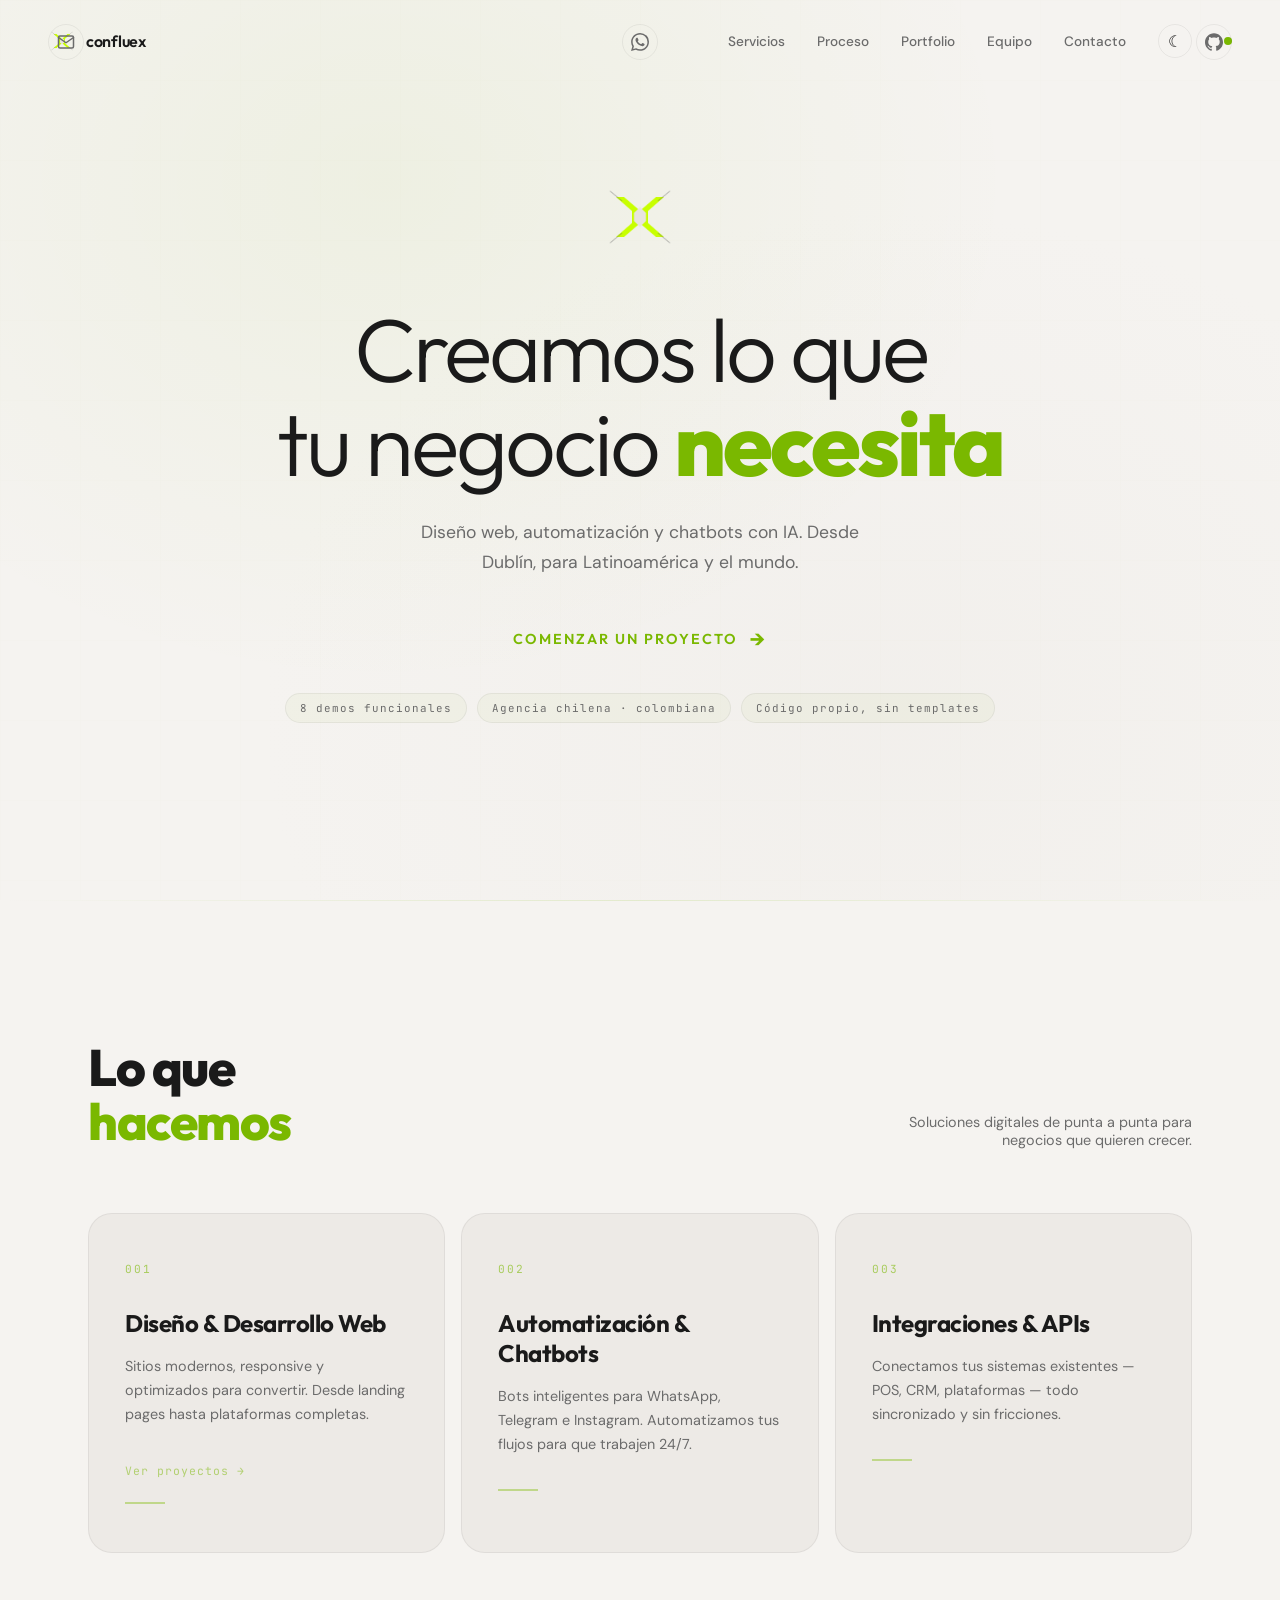
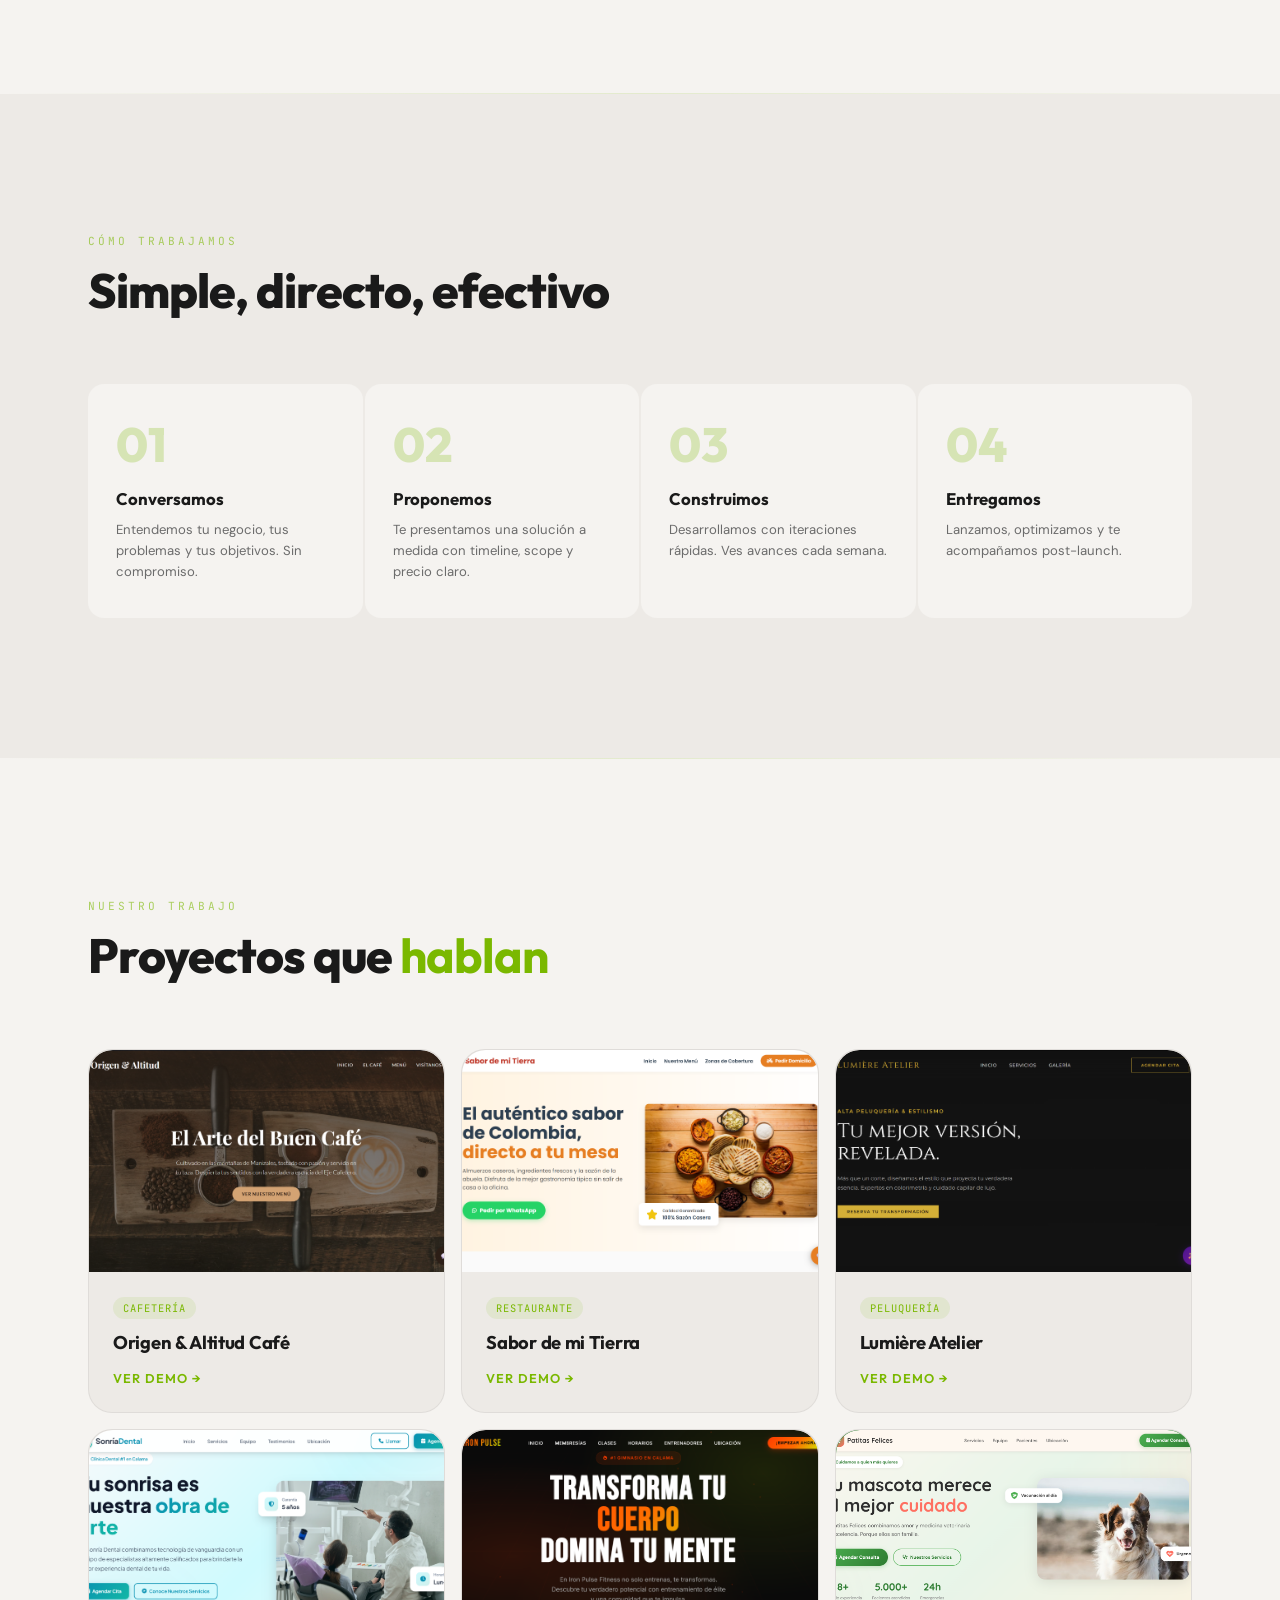
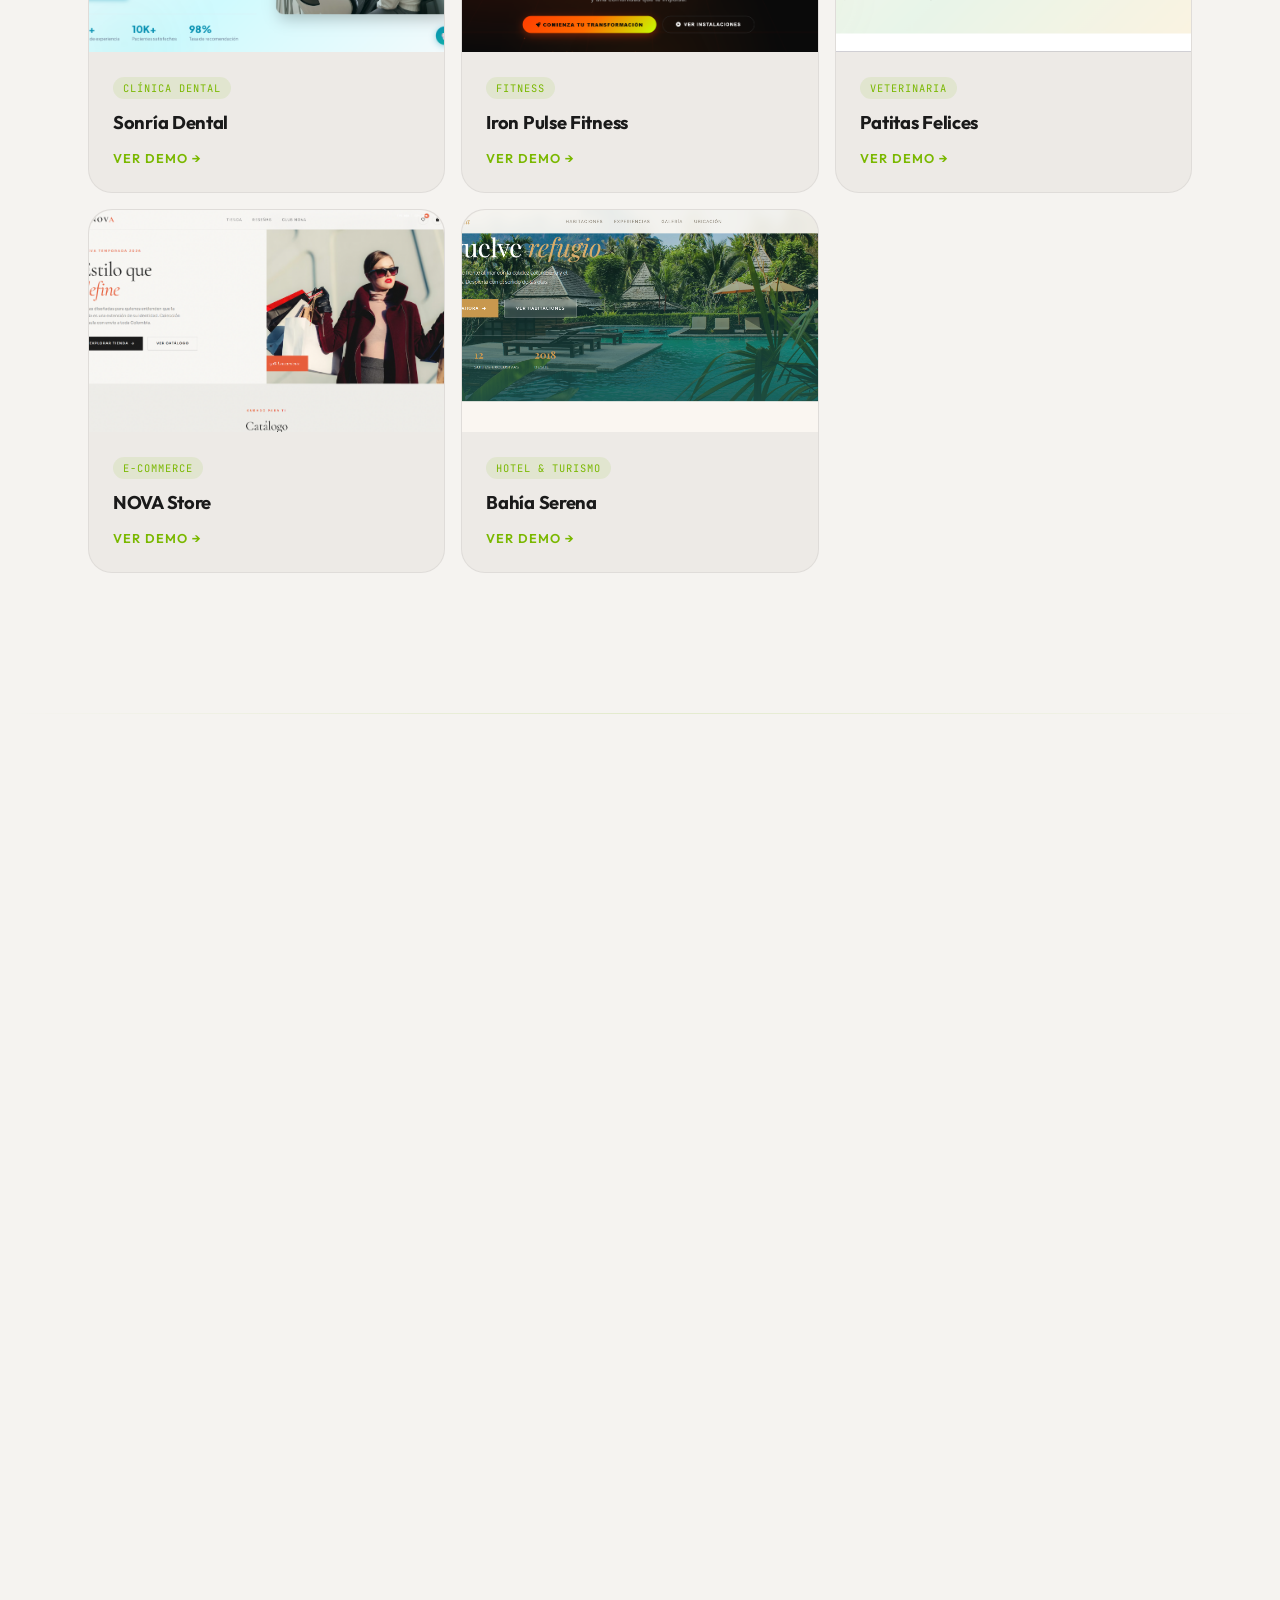
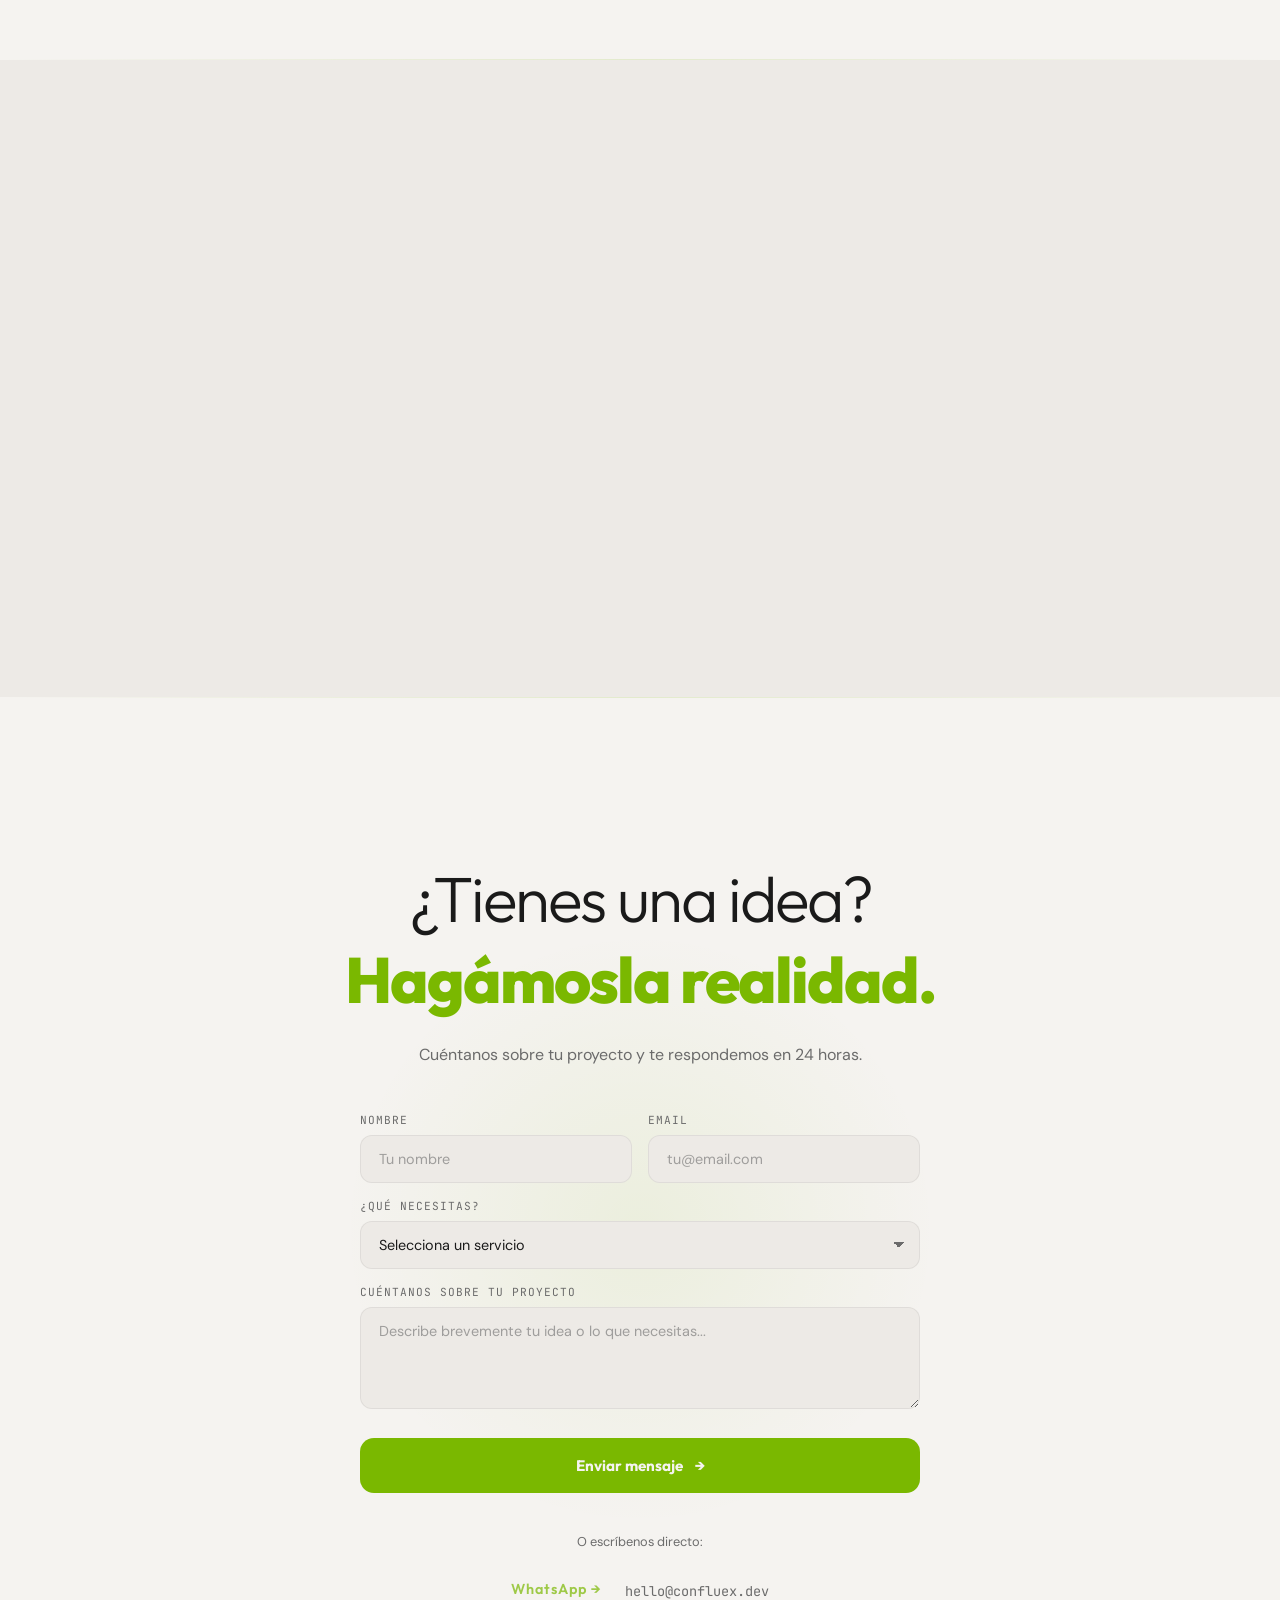
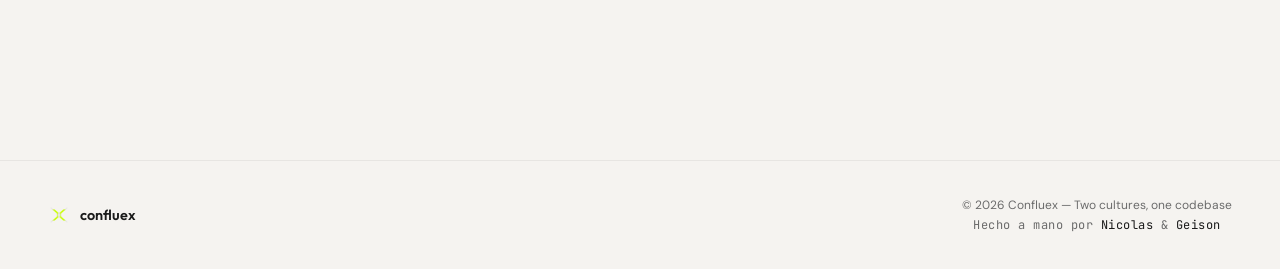
<file: index.html>
<!DOCTYPE html>
<html lang="es">
<head>
  <meta charset="UTF-8">
  <meta name="viewport" content="width=device-width, initial-scale=1.0">
  <title>Confluex — Diseño Web, Automatización &amp; Chatbots IA</title>
  <meta name="description" content="Confluex: soluciones digitales de diseño web, automatización de procesos y chatbots con IA. Dos culturas, un código. Desde Dublín para Latinoamérica y el mundo.">
  <meta name="keywords" content="diseño web, automatización, chatbots, IA, desarrollo web, Dublin, Confluex">
  <meta name="author" content="Confluex">
  <meta name="theme-color" content="#0A0A0A" id="metaThemeColor">

  <!-- Open Graph -->
  <meta property="og:type" content="website">
  <meta property="og:title" content="Confluex — Dos culturas, un código">
  <meta property="og:description" content="Diseño web, automatización y chatbots con IA. Soluciones digitales desde Dublín para el mundo.">
  <meta property="og:image" content="https://confluex.dev/assets/social-avatar.png">
  <meta property="og:url" content="https://confluex.dev/">
  <meta property="og:site_name" content="Confluex">

  <!-- Twitter Card -->
  <meta name="twitter:card" content="summary_large_image">
  <meta name="twitter:title" content="Confluex — Dos culturas, un código">
  <meta name="twitter:description" content="Diseño web, automatización y chatbots con IA.">
  <meta name="twitter:image" content="assets/social-avatar.png">

  <!-- SEO -->
  <link rel="canonical" href="https://confluex.dev/">
  <meta name="robots" content="index, follow">

  <!-- Favicon -->
  <link rel="icon" type="image/png" sizes="16x16" href="assets/favicon-16.png">
  <link rel="icon" type="image/png" sizes="32x32" href="assets/favicon-32.png">
  <link rel="icon" type="image/png" sizes="48x48" href="assets/favicon-48.png">
  <link rel="icon" type="image/png" sizes="64x64" href="assets/favicon-64.png">
  <link rel="icon" type="image/png" sizes="128x128" href="assets/favicon-128.png">
  <link rel="icon" type="image/png" sizes="192x192" href="assets/favicon-192.png">
  <link rel="icon" type="image/png" sizes="256x256" href="assets/favicon-256.png">
  <link rel="apple-touch-icon" sizes="180x180" href="assets/apple-touch-icon.png">

  <!-- Preload hero image -->
  <link rel="preload" as="image" href="assets/logo-symbol.png">

  <!-- Structured Data -->
  <script type="application/ld+json">
  {
    "@context": "https://schema.org",
    "@type": "Organization",
    "name": "Confluex",
    "description": "Soluciones digitales de diseño web, automatización de procesos y chatbots con IA. Dos culturas, un código.",
    "url": "https://confluex.dev/"
  }
  </script>

  <!-- Fonts -->
  <link rel="preconnect" href="https://fonts.googleapis.com">
  <link rel="preconnect" href="https://fonts.gstatic.com" crossorigin>
  <link href="https://fonts.googleapis.com/css2?family=Outfit:wght@300;400;500;600;700;800&family=DM+Sans:wght@400;500;700&family=JetBrains+Mono:wght@400;500&display=swap" rel="stylesheet">

  <link rel="stylesheet" href="assets/css/styles.css">
</head>
<body>

  <!-- SKIP TO CONTENT -->
  <a href="#main-content" class="skip-link">Saltar al contenido</a>

  <!-- MOBILE MENU -->
  <div class="overlay" id="overlay"></div>
  <div class="mobile-menu" id="mobileMenu" role="dialog" aria-label="Menú de navegación">
    <a href="#services" class="mobile-link">Servicios</a>
    <a href="#process" class="mobile-link">Proceso</a>
    <a href="#portfolio" class="mobile-link">Portfolio</a>
    <a href="#founders" class="mobile-link">Equipo</a>
    <a href="#contact" class="mobile-link">Contacto</a>
  </div>

  <!-- NAV -->
  <nav id="nav" aria-label="Navegación principal">
    <a href="#" class="nav-logo">
      <img src="assets/logo-symbol.png" alt="Confluex">
      <span>confluex</span>
    </a>
    <div class="nav-right">
      <a href="#services">Servicios</a>
      <a href="#process">Proceso</a>
      <a href="#portfolio">Portfolio</a>
      <a href="#founders">Equipo</a>
      <a href="#contact">Contacto</a>
      <button type="button" class="theme-toggle" id="themeToggle" aria-label="Cambiar tema">
        <span class="icon-sun">&#9788;</span>
        <span class="icon-moon">&#9790;</span>
      </button>
      <div class="nav-dot"></div>
    </div>
    <button type="button" class="nav-toggle" id="navToggle" aria-label="Abrir menú" aria-expanded="false" aria-controls="mobileMenu">
      <span></span><span></span><span></span>
    </button>
  </nav>

  <!-- MAIN CONTENT -->
  <main id="main-content">

  <!-- HERO -->
  <section class="hero" aria-label="Presentación">
    <div class="hero__bg" aria-hidden="true"></div>
    <div class="hero__grid" aria-hidden="true"></div>
    <div class="hero__content">
      <img src="assets/logo-symbol.png" alt="" class="hero__symbol fade">
      <h1 class="fade">Creamos lo que<br>tu negocio <strong>necesita</strong></h1>
      <p class="hero__sub fade">Diseño web, automatización y chatbots con IA. Desde Dublín, para Latinoamérica y el mundo.</p>
      <a href="#contact" class="hero__cta fade">
        Comenzar un proyecto <span class="arrow">&rarr;</span>
      </a>
      <div class="hero__badges fade">
        <span class="hero__badge">8 demos funcionales</span>
        <span class="hero__badge">Agencia chilena &middot; colombiana</span>
        <span class="hero__badge">Código propio, sin templates</span>
      </div>
    </div>
  </section>

  <div class="divider" aria-hidden="true"></div>

  <!-- SERVICES -->
  <section class="services" id="services" aria-label="Servicios">
    <div class="services__header">
      <h2 class="fade">Lo que<br><span>hacemos</span></h2>
      <p class="fade">Soluciones digitales de punta a punta para negocios que quieren crecer.</p>
    </div>
    <div class="services__cards">
      <div class="s-card fade fade-delay-1">
        <div class="s-card__num">001</div>
        <h3>Diseño &amp; Desarrollo Web</h3>
        <p>Sitios modernos, responsive y optimizados para convertir. Desde landing pages hasta plataformas completas.</p>
        <a href="#portfolio" class="s-card__portfolio-link">Ver proyectos &rarr;</a>
        <div class="s-card__line"></div>
      </div>
      <div class="s-card fade fade-delay-2">
        <div class="s-card__num">002</div>
        <h3>Automatización &amp; Chatbots</h3>
        <p>Bots inteligentes para WhatsApp, Telegram e Instagram. Automatizamos tus flujos para que trabajen 24/7.</p>
        <div class="s-card__line"></div>
      </div>
      <div class="s-card fade fade-delay-3">
        <div class="s-card__num">003</div>
        <h3>Integraciones &amp; APIs</h3>
        <p>Conectamos tus sistemas existentes — POS, CRM, plataformas — todo sincronizado y sin fricciones.</p>
        <div class="s-card__line"></div>
      </div>
    </div>
  </section>

  <div class="divider" aria-hidden="true"></div>

  <!-- PROCESS -->
  <section class="process" id="process" aria-label="Proceso de trabajo">
    <div class="process__inner">
      <div class="process__header fade">
        <div class="process__label">Cómo trabajamos</div>
        <h2>Simple, directo, efectivo</h2>
      </div>
      <div class="process__steps">
        <div class="step fade fade-delay-1">
          <div class="step__num">01</div>
          <h4>Conversamos</h4>
          <p>Entendemos tu negocio, tus problemas y tus objetivos. Sin compromiso.</p>
        </div>
        <div class="step fade fade-delay-2">
          <div class="step__num">02</div>
          <h4>Proponemos</h4>
          <p>Te presentamos una solución a medida con timeline, scope y precio claro.</p>
        </div>
        <div class="step fade fade-delay-3">
          <div class="step__num">03</div>
          <h4>Construimos</h4>
          <p>Desarrollamos con iteraciones rápidas. Ves avances cada semana.</p>
        </div>
        <div class="step fade">
          <div class="step__num">04</div>
          <h4>Entregamos</h4>
          <p>Lanzamos, optimizamos y te acompañamos post-launch.</p>
        </div>
      </div>
    </div>
  </section>

  <div class="divider" aria-hidden="true"></div>

  <!-- PORTFOLIO -->
  <section class="portfolio" id="portfolio" aria-label="Portfolio">
    <div class="portfolio__inner">
      <div class="portfolio__header fade">
        <div class="portfolio__label">Nuestro trabajo</div>
        <h2>Proyectos que <strong>hablan</strong></h2>
      </div>
      <div class="portfolio__grid">
        <div class="p-card fade fade-delay-1">
          <div class="p-card__thumb"><img src="assets/thumbs/cafe.png" alt="Origen & Altitud Café" loading="lazy"></div>
          <div class="p-card__body">
            <div class="p-card__tag">Cafetería</div>
            <div class="p-card__name">Origen &amp; Altitud Café</div>
            <a href="demos/demo-cafe/index.html" target="_blank" rel="noopener" class="p-card__link">Ver demo &rarr;</a>
          </div>
        </div>
        <div class="p-card fade fade-delay-2">
          <div class="p-card__thumb"><img src="assets/thumbs/restaurante.png" alt="Sabor de mi Tierra" loading="lazy"></div>
          <div class="p-card__body">
            <div class="p-card__tag">Restaurante</div>
            <div class="p-card__name">Sabor de mi Tierra</div>
            <a href="demos/demo-fastfood/index.html" target="_blank" rel="noopener" class="p-card__link">Ver demo &rarr;</a>
          </div>
        </div>
        <div class="p-card fade fade-delay-3">
          <div class="p-card__thumb"><img src="assets/thumbs/peluqueria.png" alt="Lumière Atelier" loading="lazy"></div>
          <div class="p-card__body">
            <div class="p-card__tag">Peluquería</div>
            <div class="p-card__name">Lumière Atelier</div>
            <a href="demos/demo-peluqueria/index.html" target="_blank" rel="noopener" class="p-card__link">Ver demo &rarr;</a>
          </div>
        </div>
        <div class="p-card fade fade-delay-1">
          <div class="p-card__thumb"><img src="assets/thumbs/dental.png" alt="Sonría Dental" loading="lazy"></div>
          <div class="p-card__body">
            <div class="p-card__tag">Clínica Dental</div>
            <div class="p-card__name">Sonría Dental</div>
            <a href="demos/demo-clinicadental/index.html" target="_blank" rel="noopener" class="p-card__link">Ver demo &rarr;</a>
          </div>
        </div>
        <div class="p-card fade fade-delay-2">
          <div class="p-card__thumb"><img src="assets/thumbs/gym.png" alt="Iron Pulse Fitness" loading="lazy"></div>
          <div class="p-card__body">
            <div class="p-card__tag">Fitness</div>
            <div class="p-card__name">Iron Pulse Fitness</div>
            <a href="demos/demo-GYM/index.html" target="_blank" rel="noopener" class="p-card__link">Ver demo &rarr;</a>
          </div>
        </div>
        <div class="p-card fade fade-delay-3">
          <div class="p-card__thumb p-card__thumb--vet"><img src="assets/thumbs/vet.png" alt="Patitas Felices Veterinaria" loading="lazy"></div>
          <div class="p-card__body">
            <div class="p-card__tag">Veterinaria</div>
            <div class="p-card__name">Patitas Felices</div>
            <a href="demos/demo-veterinaria/index.html" target="_blank" rel="noopener" class="p-card__link">Ver demo &rarr;</a>
          </div>
        </div>
        <div class="p-card fade fade-delay-1">
          <div class="p-card__thumb"><img src="assets/thumbs/e-commerce.png" alt="NOVA Store E-Commerce" loading="lazy"></div>
          <div class="p-card__body">
            <div class="p-card__tag">E-Commerce</div>
            <div class="p-card__name">NOVA Store</div>
            <a href="demos/demo-ecommerce/index.html" target="_blank" rel="noopener" class="p-card__link">Ver demo &rarr;</a>
          </div>
        </div>
        <div class="p-card fade fade-delay-2">
          <div class="p-card__thumb"><img src="assets/thumbs/hotel.png" alt="Bahía Serena Hotel" loading="lazy"></div>
          <div class="p-card__body">
            <div class="p-card__tag">Hotel &amp; Turismo</div>
            <div class="p-card__name">Bahía Serena</div>
            <a href="demos/demo-hotel/index.html" target="_blank" rel="noopener" class="p-card__link">Ver demo &rarr;</a>
          </div>
        </div>
      </div>
    </div>
  </section>

  <div class="divider" aria-hidden="true"></div>

  <!-- CREDIBILITY -->
  <section class="credibility" id="credibility" aria-label="Por qué Confluex">
    <div class="credibility__inner">
      <div class="credibility__header fade">
        <div class="credibility__label">Por qué Confluex</div>
        <h2>Transparencia <strong>verificable</strong></h2>
        <p>Sin testimonials inventados. Los números son reales y el código está abierto.</p>
      </div>

      <div class="credibility__stats">
        <div class="stat fade fade-delay-1">
          <div class="stat__num" data-count="8">0</div>
          <div class="stat__label">Demos funcionales</div>
          <div class="stat__desc">Sitios navegables completos, no mockups</div>
        </div>
        <div class="stat fade fade-delay-2">
          <div class="stat__num" data-count="3">0</div>
          <div class="stat__label">Servicios core</div>
          <div class="stat__desc">Web · Chatbots · Integraciones</div>
        </div>
        <div class="stat fade fade-delay-3">
          <div class="stat__num" data-count="3">0</div>
          <div class="stat__label">Países de origen</div>
          <div class="stat__desc">Chile · Colombia · Ireland</div>
        </div>
        <div class="stat fade fade-delay-1">
          <div class="stat__num">100<span class="stat__unit">%</span></div>
          <div class="stat__label">Código propio</div>
          <div class="stat__desc">Nada de templates comprados</div>
        </div>
      </div>

      <div class="credibility__strengths fade">
        <div class="strength"><span class="strength__dot"></span>Mobile-first desde el día 1</div>
        <div class="strength"><span class="strength__dot"></span>Dark &amp; light mode en toda demo</div>
        <div class="strength"><span class="strength__dot"></span>CI/CD validation en cada deploy</div>
        <div class="strength"><span class="strength__dot"></span>Accesibilidad WCAG AA</div>
      </div>

    </div>
  </section>

  <div class="divider" aria-hidden="true"></div>

  <!-- FOUNDERS -->
  <section class="founders" id="founders" aria-label="Equipo fundador">
    <div class="founders__inner">
      <div class="founders__text fade">
        <h2><em>Dos culturas,</em><br>un código</h2>
        <p>Nicolas (Chile) y Geison (Colombia) se encontraron en Dublín con una misma visión: crear tecnología que resuelva problemas reales.</p>
        <p>Combinamos ingeniería sólida con diseño de primer nivel. Sin relleno — solo resultados.</p>
        <div class="founders__flags">
          <div class="flag"><span>🇨🇱</span> Chile</div>
          <div class="flag"><span>🇨🇴</span> Colombia</div>
          <div class="flag"><span>🇮🇪</span> Dublin</div>
        </div>
        <div class="founders__tagline">// confluex.dev</div>
      </div>
      <div class="founders__visual fade">
        <div class="founder-card">
          <img src="assets/card-nicolas.png" alt="Nicolas Boggioni Troncoso — Co-Founder & Developer" loading="lazy">
        </div>
        <div class="founder-card">
          <img src="assets/card-geison.png" alt="Geison Herrera — Co-Founder & Designer" loading="lazy">
        </div>
      </div>
    </div>
  </section>

  <div class="divider" aria-hidden="true"></div>

  <!-- CTA -->
  <section class="cta" id="contact" aria-label="Contacto">
    <div class="cta__content">
      <h2 class="fade">¿Tienes una idea?<br><strong>Hagámosla realidad.</strong></h2>
      <p class="fade">Cuéntanos sobre tu proyecto y te respondemos en 24 horas.</p>

      <form class="contact-form fade" action="https://api.web3forms.com/submit" method="POST">
        <input type="hidden" name="access_key" value="1f9df2a5-a290-433c-8db9-6fd4a18313c4">
        <input type="hidden" name="subject" value="Nuevo mensaje desde confluex.dev">
        <input type="hidden" name="from_name" value="Confluex Website">
        <input type="checkbox" name="botcheck" class="hidden" style="display:none">

        <div class="form-grid">
          <div class="form-group">
            <label for="name">Nombre</label>
            <input type="text" id="name" name="name" placeholder="Tu nombre" required maxlength="80">
          </div>
          <div class="form-group">
            <label for="email">Email</label>
            <input type="email" id="email" name="email" placeholder="tu@email.com" required maxlength="120">
          </div>
        </div>
        <div class="form-group">
          <label for="service">¿Qué necesitas?</label>
          <select id="service" name="service">
            <option value="" disabled selected>Selecciona un servicio</option>
            <option value="Diseño &amp; Desarrollo Web">Diseño &amp; Desarrollo Web</option>
            <option value="Automatización &amp; Chatbots">Automatización &amp; Chatbots</option>
            <option value="Integraciones &amp; APIs">Integraciones &amp; APIs</option>
            <option value="Otro">Otro</option>
          </select>
        </div>
        <div class="form-group">
          <label for="message">Cuéntanos sobre tu proyecto</label>
          <textarea id="message" name="message" rows="4" placeholder="Describe brevemente tu idea o lo que necesitas..." required maxlength="2000"></textarea>
        </div>
        <button type="submit" class="cta__btn">Enviar mensaje <span class="arrow">&rarr;</span></button>
      </form>

      <div class="cta__alt fade">
        <span>O escríbenos directo:</span>
        <div class="cta__links">
          <a href="https://wa.me/353896171907?text=Hola%20Confluex!%20Me%20interesa%20saber%20más%20sobre%20sus%20servicios" target="_blank" rel="noopener" class="cta__wa">WhatsApp &rarr;</a>
          <a href="mailto:hello@confluex.dev" class="cta__email">hello@confluex.dev</a>
        </div>
      </div>
    </div>
  </section>

  </main>

  <!-- FOOTER -->
  <footer>
    <div class="footer__inner">
      <div class="footer__brand">
        <img src="assets/logo-symbol.png" alt="Confluex logo" loading="lazy">
        <span>confluex</span>
      </div>

      <div class="footer__center">
        <p>&copy; <span id="currentYear">2026</span> Confluex &mdash; Two cultures, one codebase</p>
        <p class="footer__madeby">
          Hecho a mano por
          <a href="https://github.com/ggiooni" target="_blank" rel="noopener">Nicolas</a>
          &amp;
          <a href="https://github.com/geisonhg" target="_blank" rel="noopener">Geison</a>
        </p>
      </div>

      <nav class="footer__social" aria-label="Redes sociales">
        <a href="mailto:hello@confluex.dev" aria-label="Email" class="footer__social-link">
          <svg width="18" height="18" viewBox="0 0 24 24" fill="none" stroke="currentColor" stroke-width="2" stroke-linecap="round" stroke-linejoin="round" aria-hidden="true"><path d="M4 4h16c1.1 0 2 .9 2 2v12c0 1.1-.9 2-2 2H4c-1.1 0-2-.9-2-2V6c0-1.1.9-2 2-2z"/><polyline points="22,6 12,13 2,6"/></svg>
        </a>
        <a href="https://wa.me/353896171907" target="_blank" rel="noopener" aria-label="WhatsApp" class="footer__social-link">
          <svg width="18" height="18" viewBox="0 0 24 24" fill="currentColor" aria-hidden="true"><path d="M17.472 14.382c-.297-.149-1.758-.867-2.03-.967-.273-.099-.471-.148-.67.15-.197.297-.767.966-.94 1.164-.173.199-.347.223-.644.075-.297-.15-1.255-.463-2.39-1.475-.883-.788-1.48-1.761-1.653-2.059-.173-.297-.018-.458.13-.606.134-.133.297-.347.446-.52.149-.174.198-.298.298-.497.099-.198.05-.371-.025-.52-.075-.149-.669-1.612-.916-2.207-.242-.579-.487-.5-.669-.51-.173-.008-.371-.01-.57-.01-.198 0-.52.074-.792.372-.272.297-1.04 1.016-1.04 2.479 0 1.462 1.065 2.875 1.213 3.074.149.198 2.096 3.2 5.077 4.487.709.306 1.262.489 1.694.625.712.227 1.36.195 1.871.118.571-.085 1.758-.719 2.006-1.413.248-.694.248-1.289.173-1.413-.074-.124-.272-.198-.57-.347m-5.421 7.403h-.004a9.87 9.87 0 01-5.031-1.378l-.361-.214-3.741.982.998-3.648-.235-.374a9.86 9.86 0 01-1.51-5.26c.001-5.45 4.436-9.884 9.888-9.884 2.64 0 5.122 1.03 6.988 2.898a9.825 9.825 0 012.893 6.994c-.003 5.45-4.437 9.884-9.885 9.884m8.413-18.297A11.815 11.815 0 0012.05 0C5.495 0 .16 5.335.157 11.892c0 2.096.547 4.142 1.588 5.945L.057 24l6.305-1.654a11.882 11.882 0 005.683 1.448h.005c6.554 0 11.89-5.335 11.893-11.893A11.821 11.821 0 0020.885 3.488"/></svg>
        </a>
        <a href="https://github.com/confluex-agency" target="_blank" rel="noopener" aria-label="GitHub" class="footer__social-link">
          <svg width="18" height="18" viewBox="0 0 24 24" fill="currentColor" aria-hidden="true"><path d="M12 .297c-6.63 0-12 5.373-12 12 0 5.303 3.438 9.8 8.205 11.385.6.113.82-.258.82-.577 0-.285-.01-1.04-.015-2.04-3.338.724-4.042-1.61-4.042-1.61C4.422 18.07 3.633 17.7 3.633 17.7c-1.087-.744.084-.729.084-.729 1.205.084 1.838 1.236 1.838 1.236 1.07 1.835 2.809 1.305 3.495.998.108-.776.417-1.305.76-1.605-2.665-.3-5.466-1.332-5.466-5.93 0-1.31.465-2.38 1.235-3.22-.135-.303-.54-1.523.105-3.176 0 0 1.005-.322 3.3 1.23.96-.267 1.98-.4 3-.405 1.02.005 2.04.138 3 .405 2.28-1.552 3.285-1.23 3.285-1.23.645 1.653.24 2.873.12 3.176.765.84 1.23 1.91 1.23 3.22 0 4.61-2.805 5.625-5.475 5.92.42.36.81 1.096.81 2.22 0 1.606-.015 2.896-.015 3.286 0 .315.21.69.825.57C20.565 22.092 24 17.592 24 12.297c0-6.627-5.373-12-12-12"/></svg>
        </a>
      </nav>
    </div>
  </footer>

  <script src="assets/js/main.js"></script>
</body>
</html>
</file>
<file: assets/css/styles.css>
/* =============================================
   CONFLUEX — Main Stylesheet
   ============================================= */

/* === VARIABLES (Dark Theme — Default) === */
:root {
  --black: #0A0A0A;
  --bone: #E8E4DF;
  --lime: #C8FF00;
  --lime-dark: #9ECC00;
  --night: #1A1A2E;
  --graphite: #8A8A8A;
  --surface: #111114;
  --nav-bg: rgba(10,10,10,0.92);
  --nav-border: rgba(200,255,0,0.06);
  --card-border: rgba(255,255,255,0.04);
  --card-hover-border: rgba(200,255,0,0.1);
  --glow-lime: rgba(200,255,0,0.04);
  --glow-night: rgba(26,26,46,0.4);
  --grid-line: rgba(200,255,0,0.3);
  --divider-color: rgba(200,255,0,0.12);
  --step-hover: rgba(200,255,0,0.03);
  --step-num: rgba(200,255,0,0.15);
  --cta-glow: rgba(200,255,0,0.05);
  --footer-border: rgba(255,255,255,0.04);
  --overlay-bg: rgba(0,0,0,0.6);
  --shadow-card: rgba(0,0,0,0.5);
  --cta-btn-shadow: rgba(200,255,0,0.2);
}

/* === VARIABLES (Light Theme) === */
[data-theme="light"] {
  --black: #F5F3F0;
  --bone: #1A1A1A;
  --lime: #7AB800;
  --lime-dark: #5E9200;
  --night: #E8E4DF;
  --graphite: #6B6B6B;
  --surface: #EDEAE6;
  --nav-bg: rgba(245,243,240,0.92);
  --nav-border: rgba(122,184,0,0.1);
  --card-border: rgba(0,0,0,0.06);
  --card-hover-border: rgba(122,184,0,0.2);
  --glow-lime: rgba(122,184,0,0.06);
  --glow-night: rgba(237,234,230,0.4);
  --grid-line: rgba(122,184,0,0.15);
  --divider-color: rgba(122,184,0,0.15);
  --step-hover: rgba(122,184,0,0.05);
  --step-num: rgba(122,184,0,0.25);
  --cta-glow: rgba(122,184,0,0.08);
  --footer-border: rgba(0,0,0,0.06);
  --overlay-bg: rgba(0,0,0,0.3);
  --shadow-card: rgba(0,0,0,0.1);
  --cta-btn-shadow: rgba(122,184,0,0.3);
}

/* === RESET === */
*, *::before, *::after { margin: 0; padding: 0; box-sizing: border-box; }
html { scroll-behavior: smooth; }
body {
  font-family: 'DM Sans', sans-serif;
  background: var(--black);
  color: var(--bone);
  overflow-x: hidden;
  transition: background 0.4s, color 0.4s;
}

/* === NAV === */
nav {
  position: fixed; top: 0; left: 0; right: 0; z-index: 100;
  padding: 24px 48px;
  display: flex; align-items: center; justify-content: space-between;
  transition: background 0.4s, padding 0.4s;
}
nav.scrolled {
  background: var(--nav-bg); backdrop-filter: blur(20px);
  padding: 16px 48px; border-bottom: 1px solid var(--nav-border);
}
.nav-logo { display: flex; align-items: center; gap: 10px; text-decoration: none; }
.nav-logo img { height: 28px; }
.nav-logo span { font-family: 'Outfit'; font-weight: 600; font-size: 1rem; color: var(--bone); letter-spacing: -0.3px; }
.nav-right { display: flex; align-items: center; gap: 32px; }
.nav-right a { color: var(--graphite); text-decoration: none; font-size: 0.85rem; font-weight: 500; transition: color 0.3s; }
.nav-right a:hover { color: var(--lime); }
.nav-dot { width: 8px; height: 8px; background: var(--lime); border-radius: 50%; animation: pulse 2s infinite; }
.nav-toggle {
  display: none; flex-direction: column; gap: 5px;
  background: none; border: none; cursor: pointer; padding: 4px;
}
.nav-toggle span { width: 20px; height: 2px; background: var(--bone); transition: 0.3s; }
.theme-toggle {
  background: none; border: 1px solid var(--card-border); border-radius: 50%;
  width: 34px; height: 34px; cursor: pointer; display: flex; align-items: center;
  justify-content: center; color: var(--bone); font-size: 1rem; transition: border-color 0.3s, color 0.3s;
}
.theme-toggle:hover { border-color: var(--lime); color: var(--lime); }
.theme-toggle .icon-moon,
[data-theme="light"] .theme-toggle .icon-sun { display: none; }
[data-theme="light"] .theme-toggle .icon-moon { display: inline; }
@keyframes pulse { 0%, 100% { opacity: 1; transform: scale(1); } 50% { opacity: 0.5; transform: scale(0.8); } }

/* === HERO === */
.hero {
  height: 100vh; display: flex; align-items: center; justify-content: center;
  text-align: center; position: relative;
}
.hero__bg {
  position: absolute; inset: 0; z-index: 0;
  background:
    radial-gradient(ellipse at 30% 20%, var(--glow-lime) 0%, transparent 50%),
    radial-gradient(ellipse at 70% 80%, var(--glow-night) 0%, transparent 50%);
}
.hero__grid {
  position: absolute; inset: 0; z-index: 0; opacity: 0.03;
  background-image:
    linear-gradient(var(--grid-line) 1px, transparent 1px),
    linear-gradient(90deg, var(--grid-line) 1px, transparent 1px);
  background-size: 80px 80px;
}
.hero__content { position: relative; z-index: 2; max-width: 900px; padding: 0 32px; }
.hero__symbol { width: 80px; height: 80px; margin: 0 auto 40px; animation: float 6s ease-in-out infinite; }
@keyframes float { 0%, 100% { transform: translateY(0); } 50% { transform: translateY(-10px); } }
.hero h1 {
  font-family: 'Outfit'; font-size: clamp(3rem, 7vw, 6rem); font-weight: 300;
  line-height: 1.05; letter-spacing: -3px; margin-bottom: 28px;
}
.hero h1 strong { font-weight: 800; color: var(--lime); }
.hero__sub {
  font-size: 1.1rem; color: var(--graphite); max-width: 480px;
  margin: 0 auto 48px; line-height: 1.7;
}
.hero__cta {
  display: inline-flex; align-items: center; gap: 12px;
  font-family: 'Outfit'; font-size: 0.9rem; font-weight: 600;
  color: var(--lime); text-decoration: none; letter-spacing: 2px; text-transform: uppercase;
  transition: gap 0.3s;
}
.hero__cta:hover { gap: 20px; }
.hero__cta .arrow { font-size: 1.4rem; transition: transform 0.3s; }
.hero__cta:hover .arrow { transform: translateX(4px); }

/* Hero credibility badges */
.hero__badges {
  display: flex; flex-wrap: wrap; justify-content: center; gap: 10px;
  margin-top: 40px;
}
.hero__badge {
  display: inline-flex; align-items: center;
  padding: 7px 14px;
  border: 1px solid var(--card-border);
  border-radius: 999px;
  font-family: 'JetBrains Mono'; font-size: 0.68rem;
  color: var(--graphite); letter-spacing: 1px;
  background: rgba(200,255,0,0.02);
  transition: border-color 0.3s, color 0.3s;
}
.hero__badge:hover { border-color: var(--card-hover-border); color: var(--bone); }
[data-theme="light"] .hero__badge { background: rgba(122,184,0,0.04); }
.hero__scroll {
  position: absolute; bottom: 40px; left: 50%; transform: translateX(-50%);
  display: flex; flex-direction: column; align-items: center; gap: 8px;
}
.hero__scroll span {
  font-family: 'JetBrains Mono'; font-size: 0.65rem; color: var(--graphite);
  text-transform: uppercase; letter-spacing: 3px;
}
.hero__scroll-line {
  width: 1px; height: 40px; background: linear-gradient(to bottom, var(--lime), transparent);
  animation: scrollLine 2s ease-in-out infinite;
}
@keyframes scrollLine { 0% { opacity: 0; transform: scaleY(0); } 50% { opacity: 1; transform: scaleY(1); } 100% { opacity: 0; transform: scaleY(0); } }

/* === DIVIDER === */
.divider { height: 1px; background: linear-gradient(90deg, transparent, var(--divider-color), transparent); }

/* === SERVICES === */
.services { padding: 140px 0; }
.services__header {
  max-width: 1200px; margin: 0 auto; padding: 0 48px;
  display: flex; justify-content: space-between; align-items: end; margin-bottom: 64px;
}
.services__header h2 {
  font-family: 'Outfit'; font-size: clamp(2rem, 4vw, 3.5rem); font-weight: 800;
  letter-spacing: -1.5px; line-height: 1.05;
}
.services__header h2 span { color: var(--lime); }
.services__header p { color: var(--graphite); font-size: 0.9rem; max-width: 300px; text-align: right; }
.services__cards {
  max-width: 1200px; margin: 0 auto; padding: 0 48px;
  display: grid; grid-template-columns: repeat(3, 1fr); gap: 16px;
}
.s-card {
  background: var(--surface); border: 1px solid var(--card-border);
  border-radius: 24px; padding: 48px 36px; transition: all 0.5s; position: relative; overflow: hidden;
}
.s-card:hover { background: var(--night); border-color: var(--card-hover-border); transform: translateY(-4px); }
.s-card__num {
  font-family: 'JetBrains Mono'; font-size: 0.7rem; color: var(--lime);
  letter-spacing: 2px; margin-bottom: 32px; opacity: 0.6;
}
.s-card h3 { font-family: 'Outfit'; font-size: 1.5rem; font-weight: 700; margin-bottom: 16px; letter-spacing: -0.5px; }
.s-card p { color: var(--graphite); font-size: 0.9rem; line-height: 1.7; margin-bottom: 32px; }
.s-card__line { height: 2px; width: 40px; background: var(--lime); opacity: 0.4; transition: width 0.4s, opacity 0.4s; }
.s-card__portfolio-link {
  display: inline-block; font-family: 'JetBrains Mono'; font-size: 0.72rem;
  color: var(--lime); text-decoration: none; opacity: 0.5; margin-bottom: 24px;
  letter-spacing: 1px; transition: opacity 0.3s;
}
.s-card__portfolio-link:hover { opacity: 1; }
.s-card:hover .s-card__line { width: 80px; opacity: 1; }

/* === PROCESS === */
.process { padding: 140px 0; background: var(--surface); }
.process__inner { max-width: 1200px; margin: 0 auto; padding: 0 48px; }
.process__header { margin-bottom: 64px; }
.process__label {
  font-family: 'JetBrains Mono'; font-size: 0.7rem; color: var(--lime);
  letter-spacing: 3px; text-transform: uppercase; margin-bottom: 12px; opacity: 0.6;
}
.process__header h2 {
  font-family: 'Outfit'; font-size: clamp(2rem, 4vw, 3rem); font-weight: 800;
  letter-spacing: -1px;
}
.process__steps { display: grid; grid-template-columns: repeat(4, 1fr); gap: 2px; }
.step {
  padding: 36px 28px; background: var(--black); border-radius: 16px; position: relative;
  transition: all 0.4s;
}
.step:hover { background: var(--step-hover); }
.step__num {
  font-family: 'Outfit'; font-size: 3rem; font-weight: 800;
  color: var(--step-num); line-height: 1; margin-bottom: 20px;
}
.step h4 { font-family: 'Outfit'; font-size: 1.05rem; font-weight: 700; margin-bottom: 10px; }
.step p { color: var(--graphite); font-size: 0.82rem; line-height: 1.6; }

/* === PORTFOLIO === */
.portfolio { padding: 140px 0; }
.portfolio__inner { max-width: 1200px; margin: 0 auto; padding: 0 48px; }
.portfolio__header { margin-bottom: 64px; }
.portfolio__label {
  font-family: 'JetBrains Mono'; font-size: 0.7rem; color: var(--lime);
  letter-spacing: 3px; text-transform: uppercase; margin-bottom: 12px; opacity: 0.6;
}
.portfolio__header h2 {
  font-family: 'Outfit'; font-size: clamp(2rem, 4vw, 3rem); font-weight: 800;
  letter-spacing: -1px;
}
.portfolio__header h2 strong { color: var(--lime); }
.portfolio__grid {
  display: grid; grid-template-columns: repeat(3, 1fr); gap: 16px;
}
.p-card {
  background: var(--surface); border: 1px solid var(--card-border);
  border-radius: 24px; overflow: hidden; transition: all 0.5s; position: relative;
}
.p-card:hover { border-color: var(--card-hover-border); transform: translateY(-4px); }
.p-card__thumb {
  aspect-ratio: 16 / 10; display: flex; align-items: center; justify-content: center;
  font-size: 2.4rem; position: relative; overflow: hidden;
}
.p-card__thumb img {
  width: 100%; height: 100%; object-fit: cover; display: block;
  border-radius: 24px 24px 0 0;
}
.p-card__thumb--cafe { background: linear-gradient(135deg, #3E2723, #6D4C41); }
.p-card__thumb--restaurant { background: linear-gradient(135deg, #BF360C, #E65100); }
.p-card__thumb--salon { background: linear-gradient(135deg, #4A148C, #7B1FA2); }
.p-card__thumb--dental { background: linear-gradient(135deg, #00695C, #00897B); }
.p-card__thumb--gym { background: linear-gradient(135deg, #1565C0, #1976D2); }
.p-card__thumb--vet { background: linear-gradient(135deg, #2E7D32, #43A047); }
.p-card__body { padding: 24px; }
.p-card__tag {
  display: inline-block; font-family: 'JetBrains Mono'; font-size: 0.65rem;
  background: rgba(200,255,0,0.08); color: var(--lime); padding: 4px 10px;
  border-radius: 20px; letter-spacing: 1px; text-transform: uppercase; margin-bottom: 12px;
}
[data-theme="light"] .p-card__tag { background: rgba(122,184,0,0.1); }
.p-card__name {
  font-family: 'Outfit'; font-size: 1.15rem; font-weight: 700; margin-bottom: 4px;
  letter-spacing: -0.3px;
}
.p-card__link {
  display: inline-flex; align-items: center; gap: 6px; margin-top: 12px;
  font-family: 'Outfit'; font-size: 0.8rem; font-weight: 600;
  color: var(--lime); text-decoration: none; letter-spacing: 1px; text-transform: uppercase;
  transition: gap 0.3s;
}
.p-card__link:hover { gap: 12px; }
.p-card__link--soon {
  color: var(--graphite); pointer-events: none; cursor: default;
}

/* === PORTFOLIO HOVER EFFECTS === */
.p-card__thumb::after {
  content: ''; position: absolute; inset: 0;
  background: rgba(200,255,0,0); transition: background 0.5s;
}
.p-card:hover .p-card__thumb::after { background: rgba(200,255,0,0.05); }
.p-card:hover .p-card__thumb { transform: scale(1.05); transition: transform 0.5s; }
.p-card:hover { box-shadow: 0 8px 32px rgba(200,255,0,0.06); }
[data-theme="light"] .p-card__thumb::after { background: rgba(122,184,0,0); }
[data-theme="light"] .p-card:hover .p-card__thumb::after { background: rgba(122,184,0,0.07); }
[data-theme="light"] .p-card:hover { box-shadow: 0 8px 32px rgba(122,184,0,0.08); }

/* === CREDIBILITY === */
.credibility { padding: 140px 0; }
.credibility__inner {
  max-width: 1200px; margin: 0 auto; padding: 0 48px;
  display: flex; flex-direction: column; align-items: center;
}
.credibility__inner > * { width: 100%; }
.credibility__header { margin-bottom: 64px; text-align: center; }
.credibility__label {
  font-family: 'JetBrains Mono'; font-size: 0.7rem; color: var(--lime);
  letter-spacing: 3px; text-transform: uppercase; margin-bottom: 12px; opacity: 0.6;
}
.credibility__header h2 {
  font-family: 'Outfit'; font-size: clamp(2rem, 4vw, 3rem); font-weight: 800;
  letter-spacing: -1px; margin-bottom: 16px;
}
.credibility__header h2 strong { color: var(--lime); }
.credibility__header p {
  color: var(--graphite); font-size: 0.95rem;
  max-width: 520px; margin: 0 auto;
}

.credibility__stats {
  display: grid; grid-template-columns: repeat(4, 1fr); gap: 16px;
  margin-bottom: 72px;
}
.stat {
  background: var(--surface); border: 1px solid var(--card-border);
  border-radius: 20px; padding: 40px 28px;
  text-align: left; transition: border-color 0.4s, transform 0.4s;
}
.stat:hover { border-color: var(--card-hover-border); transform: translateY(-4px); }
.stat__num {
  font-family: 'Outfit'; font-size: clamp(2.4rem, 4.5vw, 3.8rem);
  font-weight: 800; color: var(--lime);
  line-height: 1; letter-spacing: -2px; margin-bottom: 20px;
}
.stat__unit {
  font-size: 0.55em; opacity: 0.8; margin-left: 2px; letter-spacing: 0;
}
.stat__label {
  font-family: 'Outfit'; font-size: 0.95rem; font-weight: 700;
  color: var(--bone); margin-bottom: 6px;
}
.stat__desc {
  font-size: 0.8rem; color: var(--graphite); line-height: 1.5;
}

.credibility__strengths {
  display: grid; grid-template-columns: repeat(2, 1fr);
  gap: 14px 40px;
  max-width: 760px; margin: 0 auto 48px;
  padding: 32px 36px;
  border-top: 1px solid var(--divider-color);
  border-bottom: 1px solid var(--divider-color);
}
.strength {
  display: flex; align-items: center; gap: 12px;
  font-size: 0.88rem; color: var(--bone);
}
.strength__dot {
  width: 6px; height: 6px; border-radius: 50%;
  background: var(--lime); flex-shrink: 0;
}

.credibility__github {
  display: inline-flex; align-items: center; gap: 12px;
  margin: 0 auto;
  padding: 14px 22px;
  background: transparent;
  border: 1px solid var(--card-border);
  border-radius: 12px;
  color: var(--bone); text-decoration: none;
  font-family: 'Outfit'; font-size: 0.88rem; font-weight: 500;
  transition: border-color 0.3s, color 0.3s, background 0.3s;
}
.credibility__github:hover {
  border-color: var(--lime);
  color: var(--lime);
  background: var(--glow-lime);
}
.credibility__github-arrow { transition: transform 0.3s; }
.credibility__github:hover .credibility__github-arrow { transform: translateX(4px); }

/* GitHub link needs max-content width to not stretch full row */
.credibility__github { width: auto; align-self: center; }

/* === FOUNDERS === */
.founders { padding: 140px 0; background: var(--surface); }
.founders__inner {
  max-width: 1200px; margin: 0 auto; padding: 0 48px;
  display: grid; grid-template-columns: 1fr 1fr; gap: 80px; align-items: center;
}
.founders__text h2 {
  font-family: 'Outfit'; font-size: clamp(2rem, 3.5vw, 3rem); font-weight: 800;
  letter-spacing: -1px; margin-bottom: 24px; line-height: 1.1;
}
.founders__text h2 em { font-weight: 300; font-style: normal; }
.founders__text p { color: var(--graphite); line-height: 1.8; margin-bottom: 16px; }
.founders__flags { display: flex; gap: 16px; margin-top: 28px; }
.flag {
  display: flex; align-items: center; gap: 8px;
  font-family: 'JetBrains Mono'; font-size: 0.75rem; color: var(--graphite);
  letter-spacing: 1px;
}
.flag span { font-size: 1.2rem; }
.founders__tagline {
  font-family: 'JetBrains Mono'; font-size: 0.8rem; color: var(--lime);
  letter-spacing: 2px; text-transform: uppercase; margin-top: 32px; opacity: 0.7;
}
.founders__visual { display: flex; gap: 20px; justify-content: center; align-items: flex-start; }
.founder-card {
  border-radius: 20px; overflow: hidden; width: 220px;
  box-shadow: 0 20px 60px var(--shadow-card); transition: transform 0.4s;
  display: flex; font-size: 0; line-height: 0; padding: 0;
}
.founder-card:nth-child(2) { margin-top: 40px; }
.founder-card:hover { transform: translateY(-8px); }
.founder-card img { width: 100%; height: auto; display: block; }

/* === CTA === */
.cta { padding: 160px 0; text-align: center; position: relative; }
.cta::before {
  content: ''; position: absolute; top: 50%; left: 50%; transform: translate(-50%, -50%);
  width: 600px; height: 600px;
  background: radial-gradient(circle, var(--cta-glow), transparent 70%);
  pointer-events: none;
}
.cta__content { position: relative; z-index: 2; }
.cta h2 {
  font-family: 'Outfit'; font-size: clamp(2.5rem, 5vw, 4.5rem); font-weight: 300;
  letter-spacing: -2px; margin-bottom: 24px;
}
.cta h2 strong { font-weight: 800; color: var(--lime); }
.cta p { color: var(--graphite); font-size: 1rem; margin-bottom: 48px; }
.cta__btn {
  display: inline-flex; align-items: center; gap: 12px;
  background: var(--lime); color: var(--black); padding: 18px 40px;
  border-radius: 14px; text-decoration: none; font-family: 'Outfit';
  font-weight: 700; font-size: 1rem; transition: all 0.3s;
}
.cta__btn:hover { background: var(--lime-dark); transform: translateY(-3px); box-shadow: 0 12px 40px var(--cta-btn-shadow); }
.cta__email {
  display: block; margin-top: 20px;
  font-family: 'JetBrains Mono'; font-size: 0.85rem; color: var(--graphite);
  text-decoration: none; transition: color 0.3s;
}
.cta__wa {
  display: inline-block; margin-top: 16px;
  font-family: 'Outfit'; font-size: 0.9rem; font-weight: 600;
  color: var(--lime); text-decoration: none; letter-spacing: 1px;
  transition: gap 0.3s, opacity 0.3s; opacity: 0.7;
}
.cta__wa:hover { opacity: 1; }
.cta__email:hover { color: var(--lime); }

/* === CONTACT FORM === */
.contact-form {
  max-width: 560px; margin: 0 auto; text-align: left;
}
.form-grid {
  display: grid; grid-template-columns: 1fr 1fr; gap: 16px; margin-bottom: 16px;
}
.form-group { margin-bottom: 16px; }
.form-grid .form-group { margin-bottom: 0; }
.form-group label {
  display: block; font-family: 'JetBrains Mono'; font-size: 0.7rem;
  color: var(--graphite); letter-spacing: 1px; text-transform: uppercase;
  margin-bottom: 8px;
}
.form-group input,
.form-group select,
.form-group textarea {
  width: 100%; padding: 14px 18px; background: var(--surface);
  border: 1px solid var(--card-border); border-radius: 12px;
  color: var(--bone); font-family: 'DM Sans'; font-size: 0.9rem;
  transition: border-color 0.3s, background 0.3s; outline: none;
  resize: vertical;
}
.form-group input::placeholder,
.form-group textarea::placeholder {
  color: var(--graphite); opacity: 0.6;
}
.form-group select {
  cursor: pointer;
  appearance: none;
  -webkit-appearance: none;
  background-image: linear-gradient(45deg, transparent 50%, var(--graphite) 50%),
                    linear-gradient(135deg, var(--graphite) 50%, transparent 50%);
  background-position: calc(100% - 20px) 50%, calc(100% - 14px) 50%;
  background-size: 6px 6px, 6px 6px;
  background-repeat: no-repeat;
  padding-right: 40px;
}
.form-group select:hover {
  background-image: linear-gradient(45deg, transparent 50%, var(--lime) 50%),
                    linear-gradient(135deg, var(--lime) 50%, transparent 50%);
}
.form-group input:focus,
.form-group select:focus,
.form-group textarea:focus {
  border-color: var(--lime); background: var(--black);
}

/* Inline validation — only once field has been touched (blur) */
.form-group input.was-touched:invalid,
.form-group textarea.was-touched:invalid {
  border-color: rgba(239, 68, 68, 0.5);
}
.form-group input.was-touched:valid:not(:placeholder-shown),
.form-group textarea.was-touched:valid:not(:empty) {
  border-color: rgba(34, 197, 94, 0.35);
}

/* Loading state on submit */
.contact-form .cta__btn.is-loading {
  opacity: 0.7; cursor: wait;
}
.contact-form .cta__btn.is-loading .arrow {
  display: inline-block;
  animation: submitDots 0.9s linear infinite;
}
@keyframes submitDots {
  0%, 100% { opacity: 0.3; }
  50% { opacity: 1; }
}
.contact-form .cta__btn {
  width: 100%; justify-content: center; border: none; cursor: pointer;
  font-size: 0.95rem; margin-top: 8px;
}
.contact-form .cta__btn:hover { background: var(--lime-dark); transform: translateY(-3px); box-shadow: 0 12px 40px var(--cta-btn-shadow); }
.cta__alt {
  margin-top: 40px; display: flex; flex-direction: column; align-items: center; gap: 12px;
}
.cta__alt span { font-size: 0.8rem; color: var(--graphite); }
.cta__links { display: flex; gap: 24px; align-items: center; }
@media (max-width: 768px) {
  .form-grid { grid-template-columns: 1fr; }
}

/* === FOOTER === */
footer { border-top: 1px solid var(--footer-border); padding: 36px 48px; }
.footer__inner {
  max-width: 1200px; margin: 0 auto;
  display: flex; justify-content: space-between; align-items: center;
  gap: 32px;
}
.footer__brand { display: flex; align-items: center; gap: 10px; flex-shrink: 0; }
.footer__brand img { height: 22px; }
.footer__brand span { font-family: 'Outfit'; font-weight: 600; font-size: 0.9rem; color: var(--bone); }

.footer__center {
  display: flex; flex-direction: column; align-items: center; gap: 4px;
  text-align: center;
}
.footer__center p { color: var(--graphite); font-size: 0.75rem; }
.footer__madeby {
  font-family: 'JetBrains Mono'; font-size: 0.7rem; letter-spacing: 0.5px;
}
.footer__madeby a {
  color: var(--bone); text-decoration: none;
  border-bottom: 1px solid transparent;
  transition: color 0.3s, border-color 0.3s;
}
.footer__madeby a:hover { color: var(--lime); border-bottom-color: var(--lime); }

.footer__social { display: flex; gap: 14px; align-items: center; flex-shrink: 0; }
.footer__social-link {
  display: flex; align-items: center; justify-content: center;
  width: 36px; height: 36px; border-radius: 50%;
  color: var(--graphite);
  border: 1px solid var(--card-border);
  transition: color 0.3s, border-color 0.3s, transform 0.3s;
}
.footer__social-link:hover {
  color: var(--lime);
  border-color: var(--lime);
  transform: translateY(-2px);
}
.footer__social-link svg { display: block; }

/* === SKIP TO CONTENT === */
.skip-link {
  position: absolute; top: -100%; left: 16px; z-index: 999;
  background: var(--lime); color: var(--black); padding: 12px 24px;
  border-radius: 8px; font-family: 'Outfit'; font-weight: 700;
  font-size: 0.9rem; text-decoration: none; transition: top 0.2s;
}
.skip-link:focus { top: 16px; }

/* === FOCUS VISIBLE === */
a:focus-visible, button:focus-visible {
  outline: 2px solid var(--lime); outline-offset: 4px; border-radius: 4px;
}

/* === ANIMATIONS === */
.fade { opacity: 0; transform: translateY(30px); transition: opacity 0.8s ease, transform 0.8s ease; }
.fade.show { opacity: 1; transform: translateY(0); }
.fade-delay-1 { transition-delay: 0.1s; }
.fade-delay-2 { transition-delay: 0.2s; }
.fade-delay-3 { transition-delay: 0.3s; }

/* === MOBILE MENU (hidden on desktop) === */
.mobile-menu { display: none; }
.overlay { display: none; }

/* === RESPONSIVE === */

/* Tablet landscape / small laptops — activate hamburger earlier to avoid nav crowding */
@media (max-width: 1024px) {
  .portfolio__grid { grid-template-columns: repeat(2, 1fr); }
  .credibility__stats { grid-template-columns: repeat(2, 1fr); }
  .credibility__inner { padding: 0 32px; }
}

@media (max-width: 900px) {
  nav { padding: 16px 32px; }
  nav.scrolled { padding: 12px 32px; }
  .nav-right a { display: none; }
  .nav-right .nav-dot { display: none; }
  .nav-toggle { display: flex; }
  .mobile-menu {
    position: fixed; top: 0; right: -100%; width: 75%; height: 100vh;
    background: var(--surface); z-index: 200; padding: 80px 32px;
    display: flex; flex-direction: column; gap: 24px;
    transition: right 0.35s ease; border-left: 1px solid var(--nav-border);
  }
  .mobile-menu.open { right: 0; }
  .mobile-menu a {
    color: var(--bone); text-decoration: none; font-family: 'Outfit';
    font-size: 1.3rem; font-weight: 600; transition: color 0.3s;
  }
  .mobile-menu a:hover { color: var(--lime); }
  .overlay { position: fixed; inset: 0; background: var(--overlay-bg); z-index: 150; display: none; }
  .overlay.open { display: block; }

  .services__cards { grid-template-columns: 1fr; }
  .process__steps { grid-template-columns: repeat(2, 1fr); }
  .credibility__strengths { grid-template-columns: 1fr; padding: 28px 24px; }
  .founders__inner { grid-template-columns: 1fr; gap: 48px; }
  .founders__visual { order: -1; }
  .footer__inner { flex-direction: column; gap: 20px; text-align: center; }
}

@media (max-width: 768px) {
  nav { padding: 16px 24px; }
  nav.scrolled { padding: 12px 24px; }
  .hero h1 { letter-spacing: -1.5px; }
  .hero__grid { display: none; }
  .hero__badges { margin-top: 28px; }
  .hero__badge { font-size: 0.62rem; padding: 6px 10px; }
  .services__header { flex-direction: column; align-items: start; padding: 0 24px; gap: 16px; }
  .services__header p { text-align: left; }
  .services__cards { padding: 0 24px; }
  .process__inner { padding: 0 24px; }
  .process__steps { grid-template-columns: 1fr; }
  .portfolio__grid { grid-template-columns: 1fr; gap: 20px; }
  .portfolio__inner { padding: 0 24px; }
  .credibility__inner { padding: 0 24px; }
  .credibility__stats { gap: 12px; margin-bottom: 56px; }
  .stat { padding: 28px 22px; }
  .founders__inner { padding: 0 24px; }
  .founder-card { width: 160px; }
}
</file>
